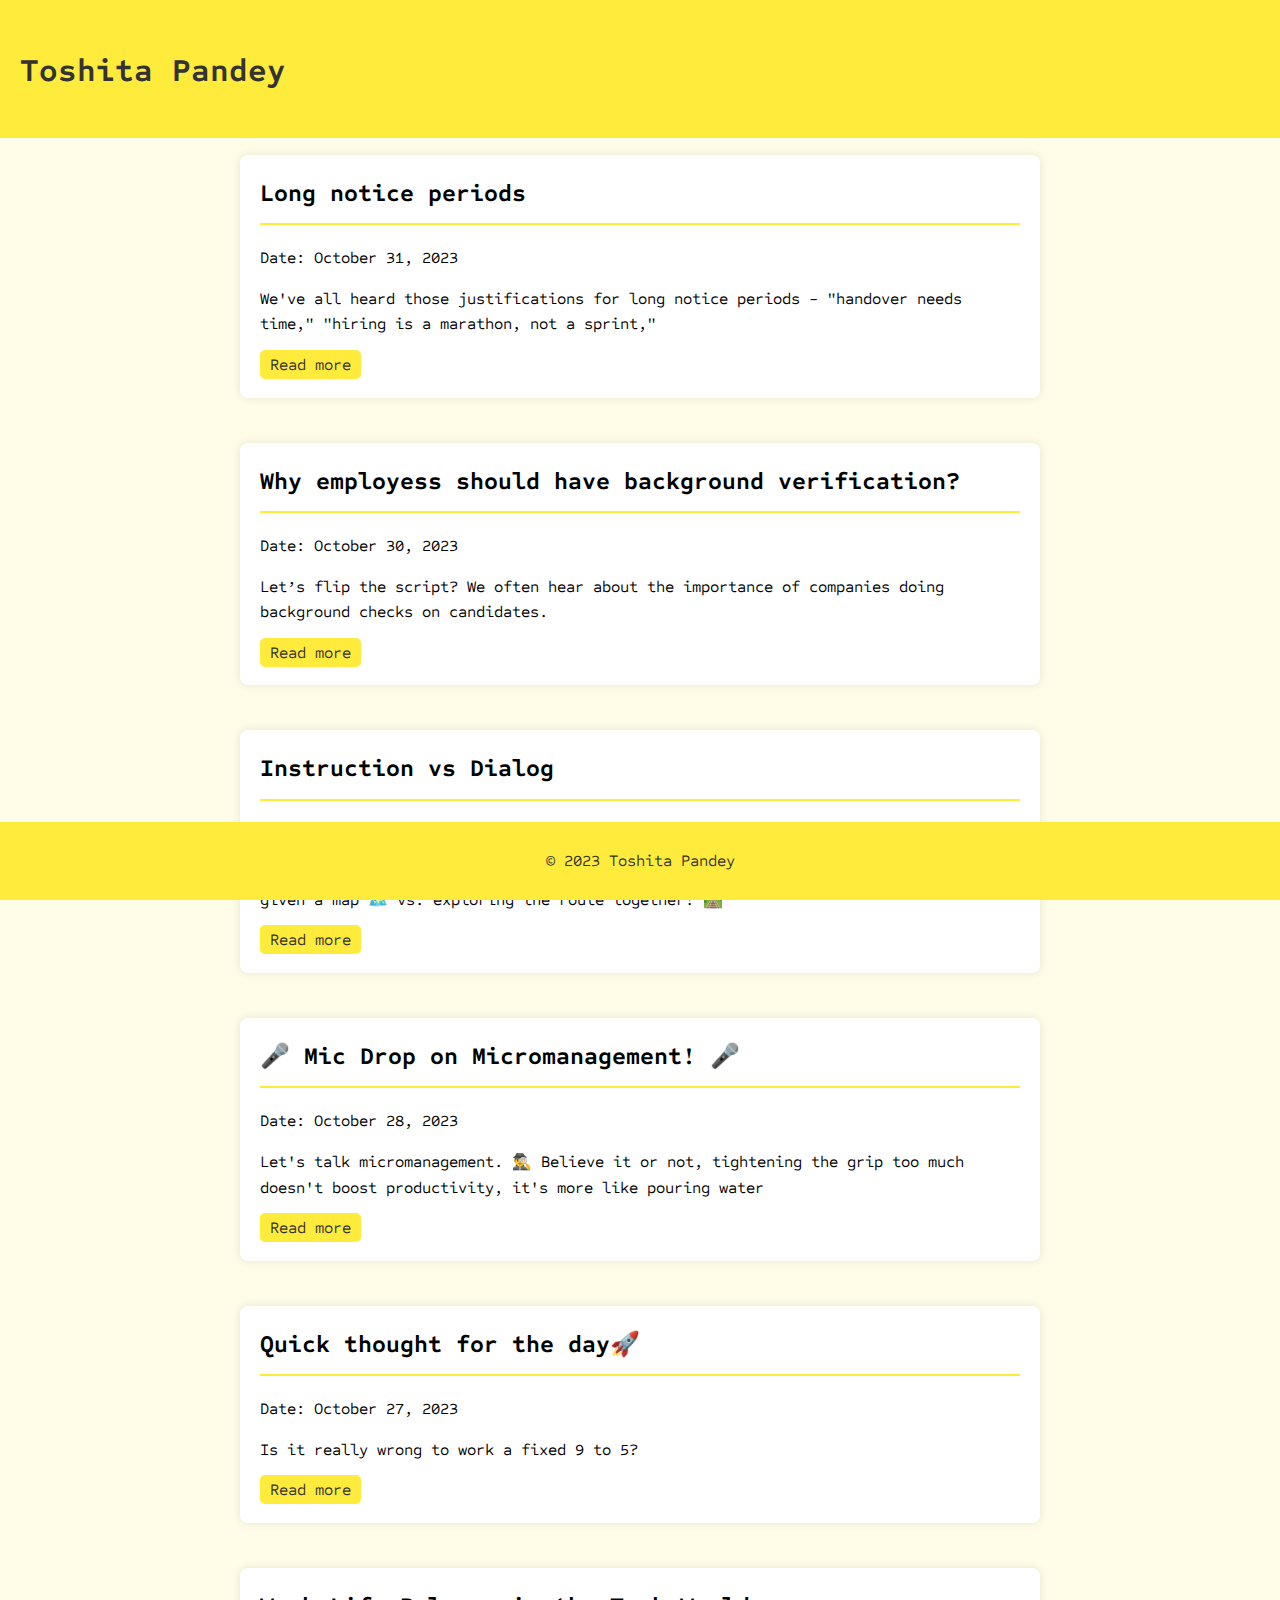
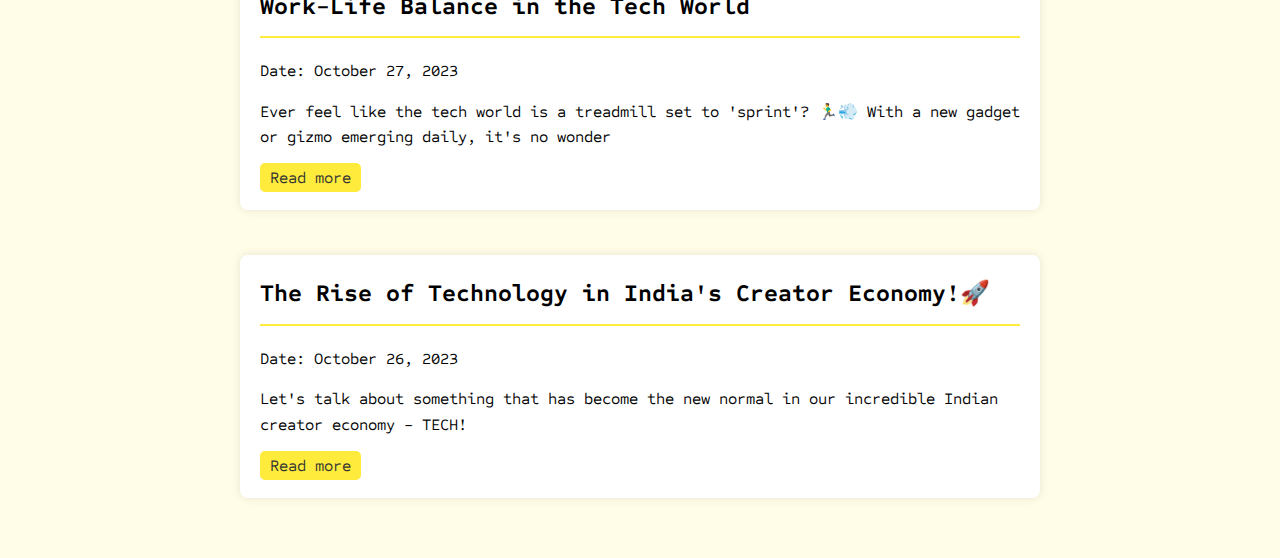
<file: index.html>
<!DOCTYPE html>
<html lang="en">
<head>
    <meta charset="UTF-8">
    <meta name="viewport" content="width=device-width, initial-scale=1.0">
    <title>Toshita Pandey</title>
    <link rel="stylesheet" href="style.css">
	<link rel="preconnect" href="https://fonts.googleapis.com">
	<link rel="preconnect" href="https://fonts.gstatic.com" crossorigin>
	<link href="https://fonts.googleapis.com/css2?family=Sometype+Mono&display=swap" rel="stylesheet">
	<meta name="viewport" content="width=device-width, initial-scale=1.0">
    <script async src="https://pagead2.googlesyndication.com/pagead/js/adsbygoogle.js?client=ca-pub-4823779915197583" crossorigin="anonymous"></script>
    <script type="text/javascript">
        (function(c,l,a,r,i,t,y){
            c[a]=c[a]||function(){(c[a].q=c[a].q||[]).push(arguments)};
            t=l.createElement(r);t.async=1;t.src="https://www.clarity.ms/tag/"+i;
            y=l.getElementsByTagName(r)[0];y.parentNode.insertBefore(t,y);
        })(window, document, "clarity", "script", "kc33sxu20q");
    </script>
</head>
<body>

    <header>
        <h1>Toshita Pandey</h1>
    </header>

    <main>
        <article>
            <h2>Long notice periods</h2>
            <p>Date: October 31, 2023</p>
            <p>We've all heard those justifications for long notice periods - "handover needs time," "hiring is a marathon, not a sprint,"</p>
            <a href="long_notice_periods.html">Read more</a>
        </article>

        <article>
            <h2>Why employess should have background verification?</h2>
            <p>Date: October 30, 2023</p>
            <p>Let’s flip the script? We often hear about the importance of companies doing background checks on candidates.</p>
            <a href="background.html">Read more</a>
        </article>

        <article>
            <h2>Instruction vs Dialog</h2>
            <p>Date: October 29, 2023</p>
            <p>Ever noticed the difference between instruction and dialogue? 🤔 It’s like being given a map 🗺️ vs. exploring the route together! 🛤️</p>
            <a href="instruction_vs_dialog.html">Read more</a>
        </article>

        <article>
            <h2>🎤 Mic Drop on Micromanagement! 🎤</h2>
            <p>Date: October 28, 2023</p>
            <p>Let's talk micromanagement. 🕵️‍♂️ Believe it or not, tightening the grip too much doesn't boost productivity, it's more like pouring water</p>
            <a href="micromanagement.html">Read more</a>
        </article>

        <article>
            <h2>Quick thought for the day🚀</h2>
            <p>Date: October 27, 2023</p>
            <p>Is it really wrong to work a fixed 9 to 5?</p>
            <a href="thought_27_10_23.html">Read more</a>
        </article>

        <article>
            <h2>Work-Life Balance in the Tech World</h2>
            <p>Date: October 27, 2023</p>
            <p>Ever feel like the tech world is a treadmill set to 'sprint'? 🏃‍♂️💨 With a new gadget or gizmo emerging daily, it's no wonder</p>
            <a href="treadmill.html">Read more</a>
        </article>
        
        <article>
            <h2>The Rise of Technology in India's Creator Economy!🚀</h2>
            <p>Date: October 26, 2023</p>
            <p>Let's talk about something that has become the new normal in our incredible Indian creator economy - TECH!</p>
            <a href="creator_economy.html">Read more</a>
        </article>
    </main>

    <footer>
        <p>&copy; 2023 Toshita Pandey</p>
    </footer>

</body>
</html>
</file>
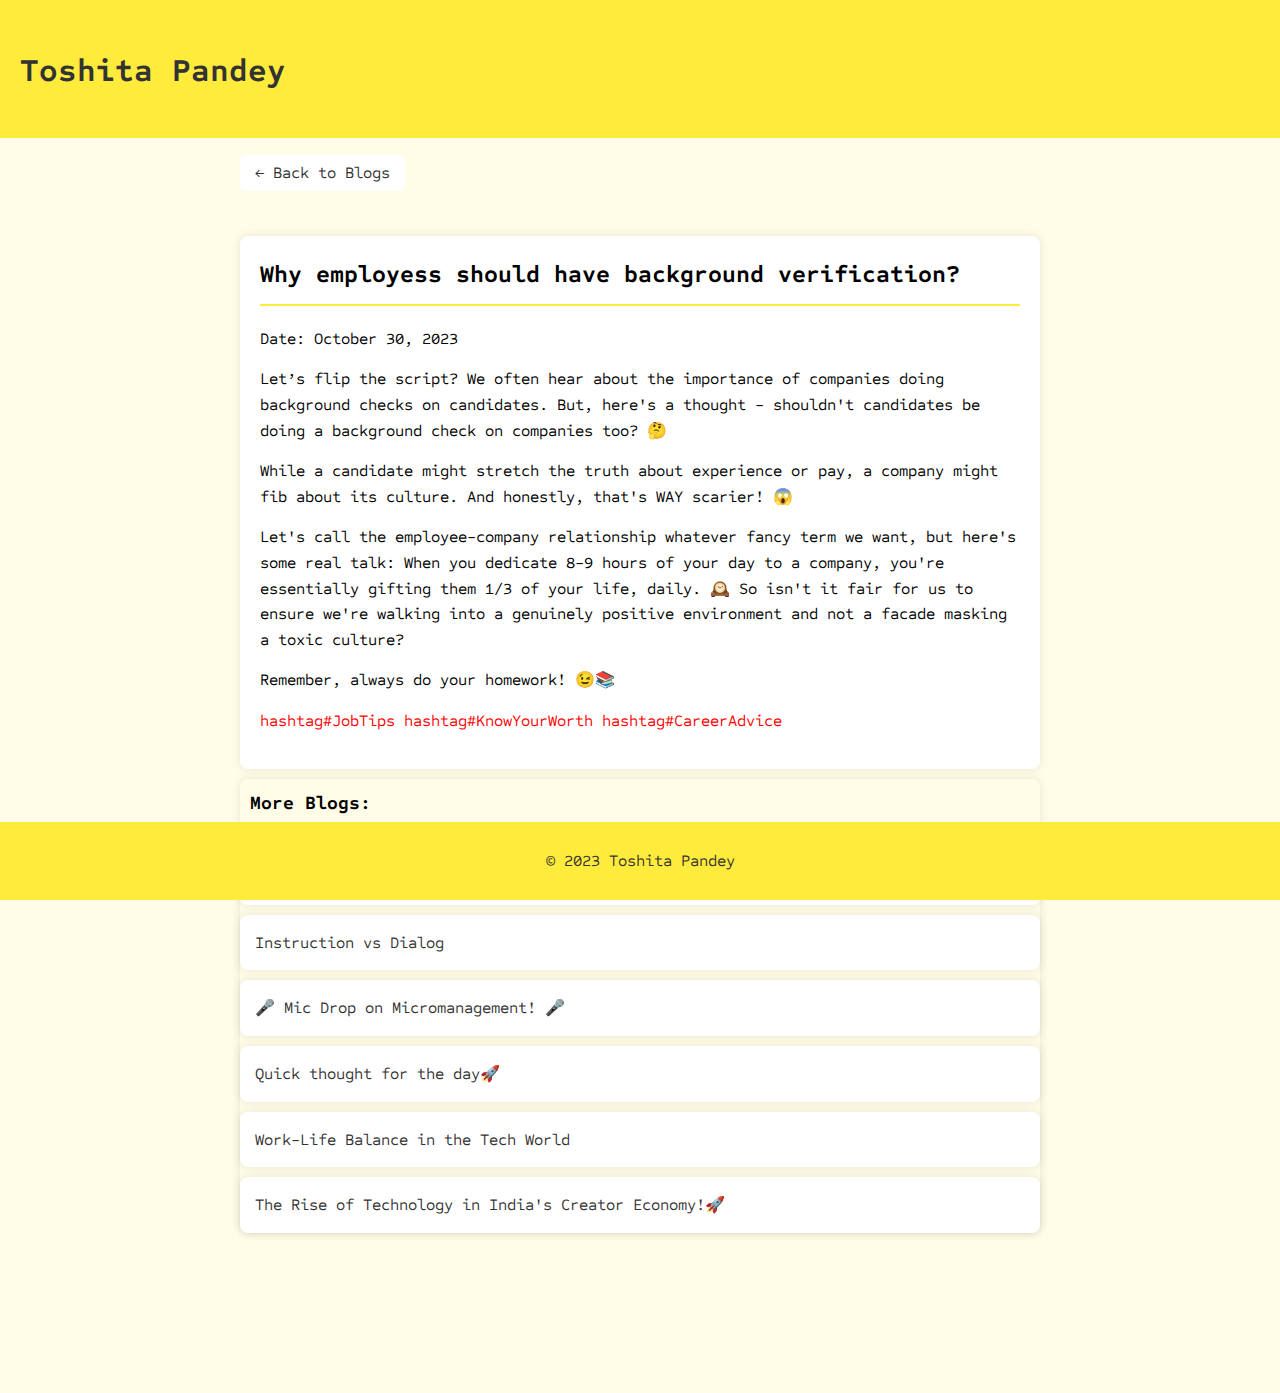
<file: background.html>
<!DOCTYPE html>
<html lang="en">
    <head>
        <meta charset="UTF-8">
        <meta name="viewport" content="width=device-width, initial-scale=1.0">
        <title>Quick thought for the day 🚀 | Toshita Pandey</title>
        <link rel="stylesheet" href="style.css">
        <link rel="preconnect" href="https://fonts.googleapis.com">
        <link rel="preconnect" href="https://fonts.gstatic.com" crossorigin>
        <link href="https://fonts.googleapis.com/css2?family=Sometype+Mono&display=swap" rel="stylesheet">
        <meta name="viewport" content="width=device-width, initial-scale=1.0">
        <script async src="https://pagead2.googlesyndication.com/pagead/js/adsbygoogle.js?client=ca-pub-4823779915197583" crossorigin="anonymous"></script>
        <script type="text/javascript">
            (function(c,l,a,r,i,t,y){
                c[a]=c[a]||function(){(c[a].q=c[a].q||[]).push(arguments)};
                t=l.createElement(r);t.async=1;t.src="https://www.clarity.ms/tag/"+i;
                y=l.getElementsByTagName(r)[0];y.parentNode.insertBefore(t,y);
            })(window, document, "clarity", "script", "kc33sxu20q");
        </script>
    </head>

    <body>
        <header>
            <h1>Toshita Pandey</h1>
        </header>

        <main>
            <a href="index.html" class="back-button">← Back to Blogs</a>
            <article class="detailed-post">
                <h2>Why employess should have background verification?</h2>
                <p>Date: October 30, 2023</p>
                <p>Let’s flip the script? We often hear about the importance of companies doing background checks on candidates. But, here's a thought - shouldn't candidates be doing a background check on companies too? 🤔</p>
                <p>While a candidate might stretch the truth about experience or pay, a company might fib about its culture. And honestly, that's WAY scarier! 😱</p>
                <p>Let's call the employee-company relationship whatever fancy term we want, but here's some real talk: When you dedicate 8-9 hours of your day to a company, you're essentially gifting them 1/3 of your life, daily. 🕰️ So isn't it fair for us to ensure we're walking into a genuinely positive environment and not a facade masking a toxic culture?</p>
                <p>Remember, always do your homework! 😉📚 </p>
                <p style="color: red;">hashtag#JobTips hashtag#KnowYourWorth hashtag#CareerAdvice</p>
            </article>

            <section class="related-posts">
                <h3>More Blogs:</h3>
                <div class="card"><a href="long_notice_periods.html">Long notice periods</a></div>
                <div class="card"><a href="instruction_vs_dialog.html">Instruction vs Dialog</a></div>
                <div class="card"><a href="micromanagement.html">🎤 Mic Drop on Micromanagement! 🎤</a></div>
                <div class="card"><a href="thought_27_10_23.html">Quick thought for the day🚀</a></div>
                <div class="card"><a href="treadmill.html">Work-Life Balance in the Tech World</a></div>
                <div class="card"><a href="creator_economy.html">The Rise of Technology in India's Creator Economy!🚀</a></div>
            </section>
        </main>

        <footer>
            <p>&copy; 2023 Toshita Pandey</p>
        </footer>
    </body>
</html>
</file>
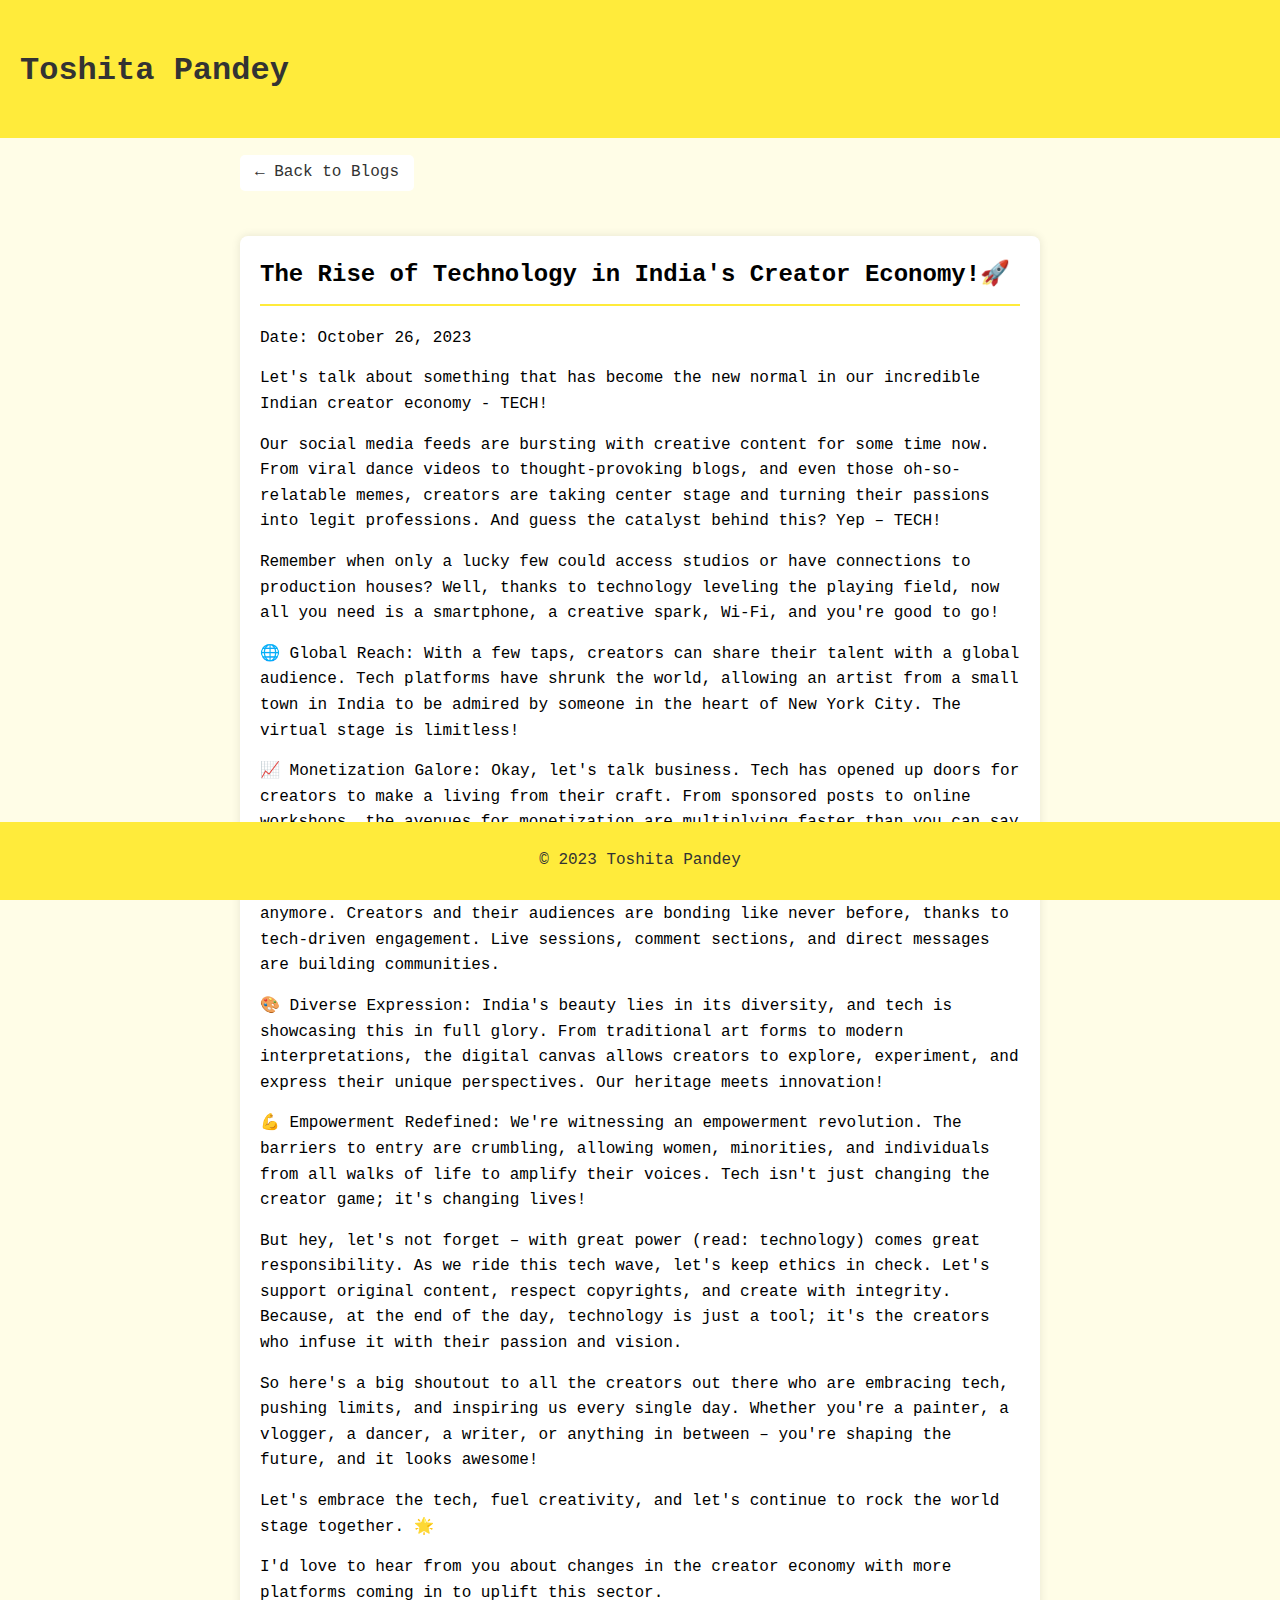
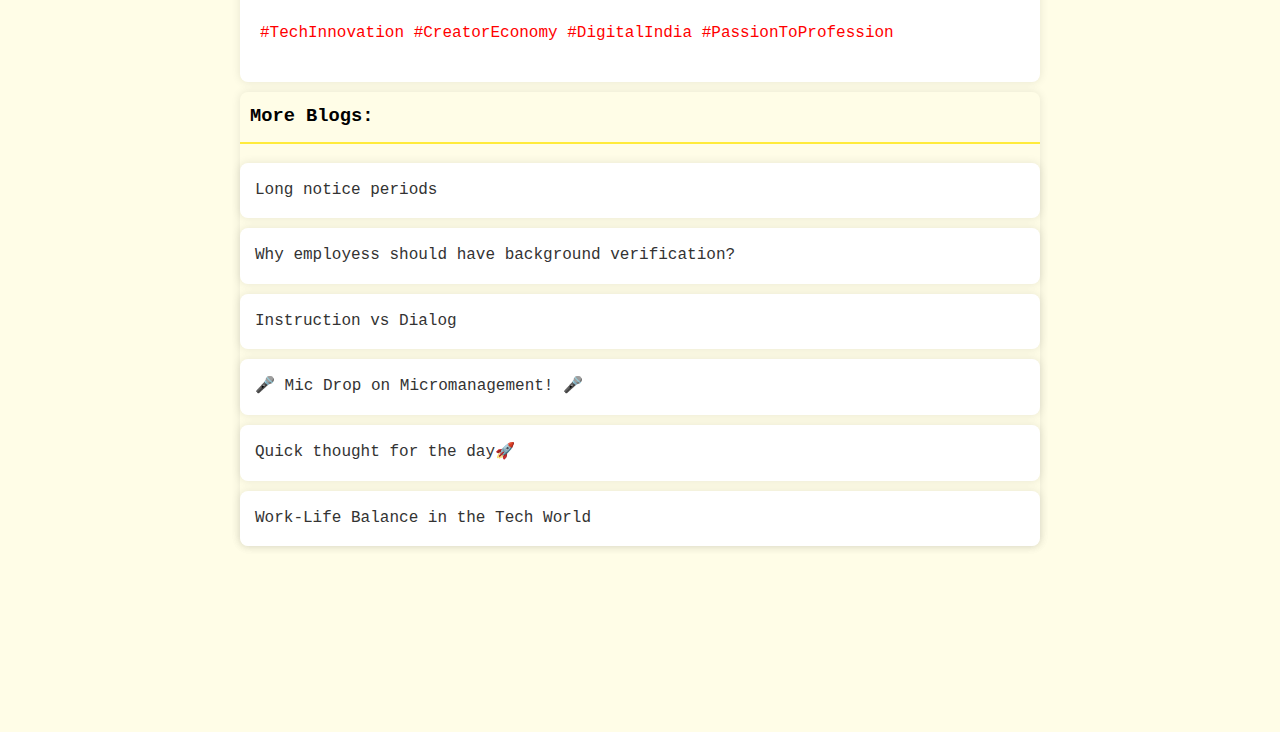
<file: creator_economy.html>
<!DOCTYPE html>
<html lang="en">
<head>
    <meta charset="UTF-8">
    <meta name="viewport" content="width=device-width, initial-scale=1.0">
    <title>The Rise of Technology in India's Creator Economy! 🚀 | Toshita Pandey</title>
    <link rel="stylesheet" href="style.css">
	<meta name="viewport" content="width=device-width, initial-scale=1.0">
    <script async src="https://pagead2.googlesyndication.com/pagead/js/adsbygoogle.js?client=ca-pub-4823779915197583" crossorigin="anonymous"></script>
    <script type="text/javascript">
        (function(c,l,a,r,i,t,y){
            c[a]=c[a]||function(){(c[a].q=c[a].q||[]).push(arguments)};
            t=l.createElement(r);t.async=1;t.src="https://www.clarity.ms/tag/"+i;
            y=l.getElementsByTagName(r)[0];y.parentNode.insertBefore(t,y);
        })(window, document, "clarity", "script", "kc33sxu20q");
    </script>
</head>
<body>

    <header>
        <h1>Toshita Pandey</h1>
    </header>

    <main>
		<a href="index.html" class="back-button">← Back to Blogs</a>
        <article class="detailed-post">
            <h2>The Rise of Technology in India's Creator Economy!🚀</h2>
            <p>Date: October 26, 2023</p>
            <p>Let's talk about something that has become the new normal in our incredible Indian creator economy - TECH!</p>
            <p>Our social media feeds are bursting with creative content for some time now. From viral dance videos to thought-provoking blogs, and even those oh-so-relatable memes, creators are taking center stage and turning their passions into legit professions. And guess the catalyst behind this? Yep – TECH!</p>
            <p>Remember when only a lucky few could access studios or have connections to production houses? Well, thanks to technology leveling the playing field, now all you need is a smartphone, a creative spark, Wi-Fi, and you're good to go!</p>
            <p>🌐 Global Reach: With a few taps, creators can share their talent with a global audience. Tech platforms have shrunk the world, allowing an artist from a small town in India to be admired by someone in the heart of New York City. The virtual stage is limitless!</p>
            <p>📈 Monetization Galore: Okay, let's talk business. Tech has opened up doors for creators to make a living from their craft. From sponsored posts to online workshops, the avenues for monetization are multiplying faster than you can say "viral." It's not just about likes anymore; it's about generating real revenue.</p>
            <p>💬 Direct Engagement: Back in the day, celebs were distant stars, but not anymore. Creators and their audiences are bonding like never before, thanks to tech-driven engagement. Live sessions, comment sections, and direct messages are building communities.</p>
            <p>🎨 Diverse Expression: India's beauty lies in its diversity, and tech is showcasing this in full glory. From traditional art forms to modern interpretations, the digital canvas allows creators to explore, experiment, and express their unique perspectives. Our heritage meets innovation!</p>
            <p>💪 Empowerment Redefined: We're witnessing an empowerment revolution. The barriers to entry are crumbling, allowing women, minorities, and individuals from all walks of life to amplify their voices. Tech isn't just changing the creator game; it's changing lives!</p>
            <p>But hey, let's not forget – with great power (read: technology) comes great responsibility. As we ride this tech wave, let's keep ethics in check. Let's support original content, respect copyrights, and create with integrity. Because, at the end of the day, technology is just a tool; it's the creators who infuse it with their passion and vision.</p>
            <p>So here's a big shoutout to all the creators out there who are embracing tech, pushing limits, and inspiring us every single day. Whether you're a painter, a vlogger, a dancer, a writer, or anything in between – you're shaping the future, and it looks awesome!</p>
            <p>Let's embrace the tech, fuel creativity, and let's continue to rock the world stage together. 🌟</p>
            <p>I'd love to hear from you about changes in the creator economy with more platforms coming in to uplift this sector.</p>
            <p style="color: red;">#TechInnovation #CreatorEconomy #DigitalIndia #PassionToProfession</p>
        </article>

        <section class="related-posts">
            <h3>More Blogs:</h3>
            <div class="card"><a href="long_notice_periods.html">Long notice periods</a></div>
            <div class="card"><a href="background.html">Why employess should have background verification?</a></div>
            <div class="card"><a href="instruction_vs_dialog.html">Instruction vs Dialog</a></div>
            <div class="card"><a href="micromanagement.html">🎤 Mic Drop on Micromanagement! 🎤</a></div>
            <div class="card"><a href="thought_27_10_23.html">Quick thought for the day🚀</a></div>
            <div class="card"><a href="treadmill.html">Work-Life Balance in the Tech World</a></div>
        </section>
    </main>

    <footer>
        <p>&copy; 2023 Toshita Pandey</p>
    </footer>

</body>
</html>
</file>
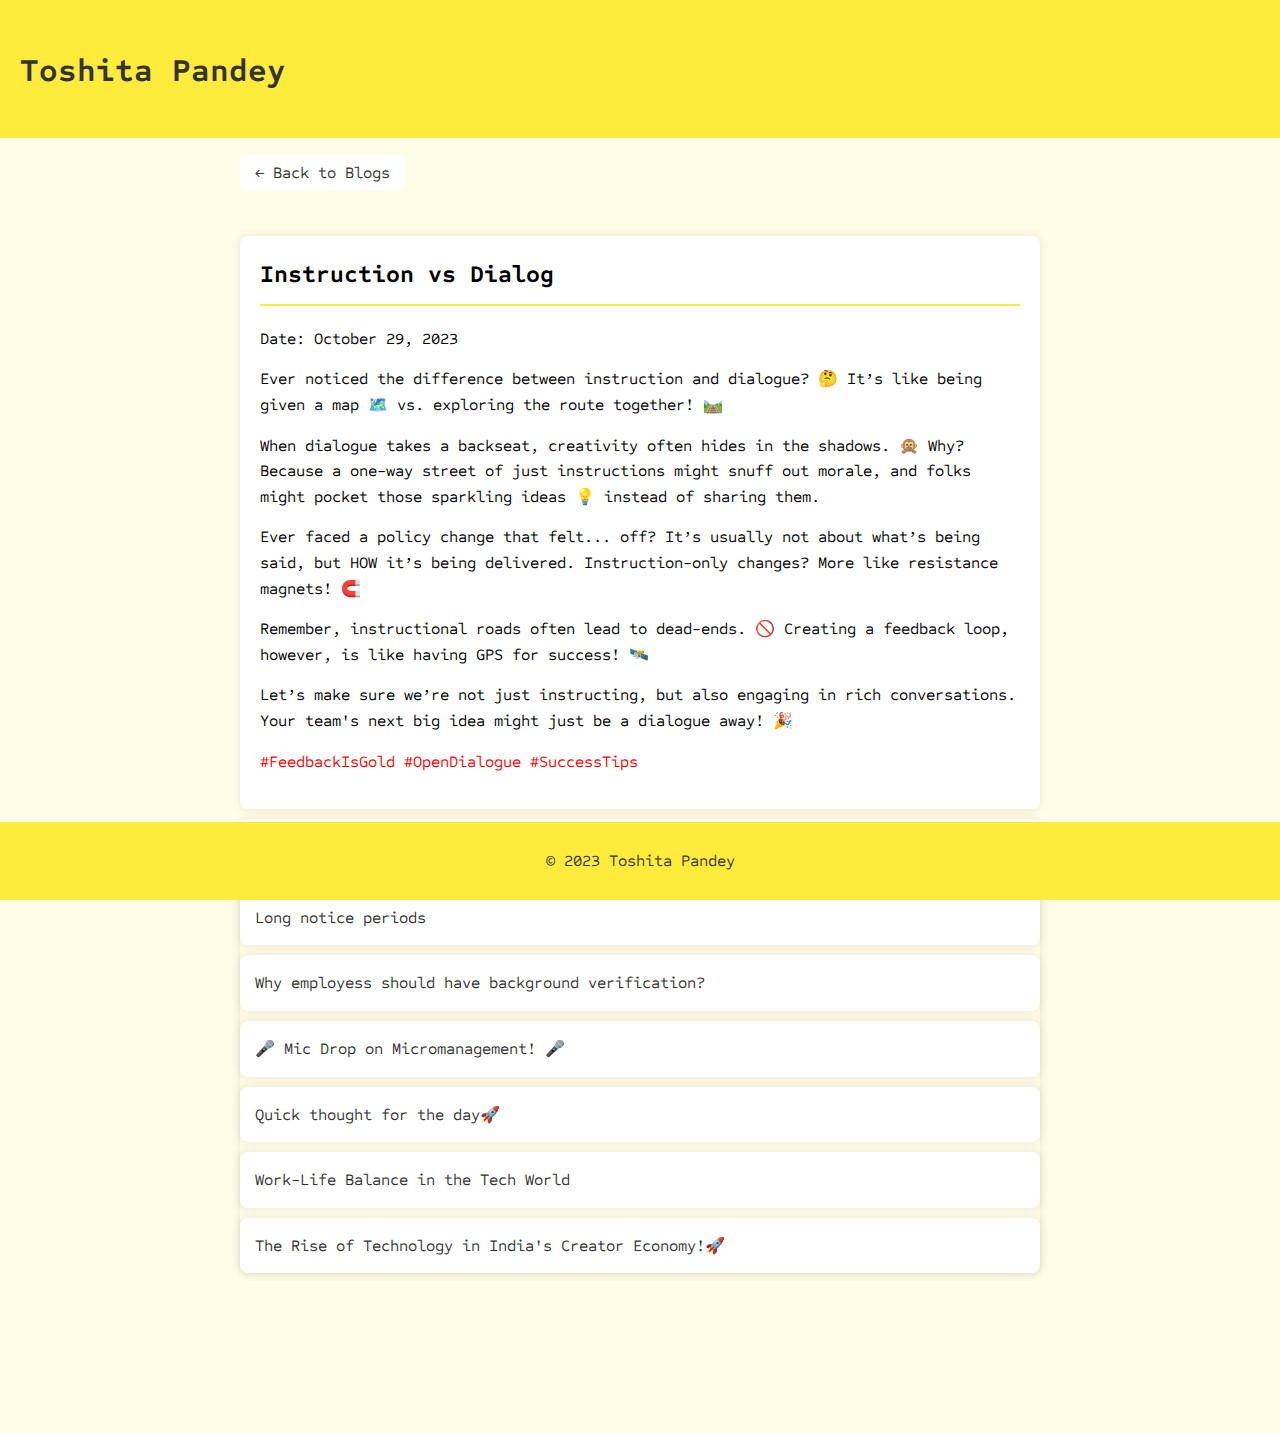
<file: instruction_vs_dialog.html>
<!DOCTYPE html>
<html lang="en">
    <head>
        <meta charset="UTF-8">
        <meta name="viewport" content="width=device-width, initial-scale=1.0">
        <title>Quick thought for the day 🚀 | Toshita Pandey</title>
        <link rel="stylesheet" href="style.css">
        <link rel="preconnect" href="https://fonts.googleapis.com">
        <link rel="preconnect" href="https://fonts.gstatic.com" crossorigin>
        <link href="https://fonts.googleapis.com/css2?family=Sometype+Mono&display=swap" rel="stylesheet">
        <meta name="viewport" content="width=device-width, initial-scale=1.0">
        <script async src="https://pagead2.googlesyndication.com/pagead/js/adsbygoogle.js?client=ca-pub-4823779915197583" crossorigin="anonymous"></script>
        <script type="text/javascript">
            (function(c,l,a,r,i,t,y){
                c[a]=c[a]||function(){(c[a].q=c[a].q||[]).push(arguments)};
                t=l.createElement(r);t.async=1;t.src="https://www.clarity.ms/tag/"+i;
                y=l.getElementsByTagName(r)[0];y.parentNode.insertBefore(t,y);
            })(window, document, "clarity", "script", "kc33sxu20q");
        </script>
    </head>
<body>

    <header>
        <h1>Toshita Pandey</h1>
    </header>

    <main>
		<a href="index.html" class="back-button">← Back to Blogs</a>
        <article class="detailed-post">
            <h2>Instruction vs Dialog</h2>
            <p>Date: October 29, 2023</p>
            <p>Ever noticed the difference between instruction and dialogue? 🤔 It’s like being given a map 🗺️ vs. exploring the route together! 🛤️</p>
            <p>When dialogue takes a backseat, creativity often hides in the shadows. 🙊 Why? Because a one-way street of just instructions might snuff out morale, and folks might pocket those sparkling ideas 💡 instead of sharing them.</p>
            <p>Ever faced a policy change that felt... off? It’s usually not about what’s being said, but HOW it’s being delivered. Instruction-only changes? More like resistance magnets! 🧲</p>
            <p>Remember, instructional roads often lead to dead-ends. 🚫 Creating a feedback loop, however, is like having GPS for success! 🛰️</p>
            <p>Let’s make sure we’re not just instructing, but also engaging in rich conversations. Your team's next big idea might just be a dialogue away! 🎉 </p>
            <p style="color: red;">#FeedbackIsGold #OpenDialogue #SuccessTips</p>
        </article>

        <section class="related-posts">
            <h3>More Blogs:</h3>
            <div class="card"><a href="long_notice_periods.html">Long notice periods</a></div>
            <div class="card"><a href="background.html">Why employess should have background verification?</a></div>
            <div class="card"><a href="micromanagement.html">🎤 Mic Drop on Micromanagement! 🎤</a></div>
            <div class="card"><a href="thought_27_10_23.html">Quick thought for the day🚀</a></div>
            <div class="card"><a href="treadmill.html">Work-Life Balance in the Tech World</a></div>
            <div class="card"><a href="creator_economy.html">The Rise of Technology in India's Creator Economy!🚀</a></div>
        </section>
    </main>

    <footer>
        <p>&copy; 2023 Toshita Pandey</p>
    </footer>

</body>
</html>
</file>
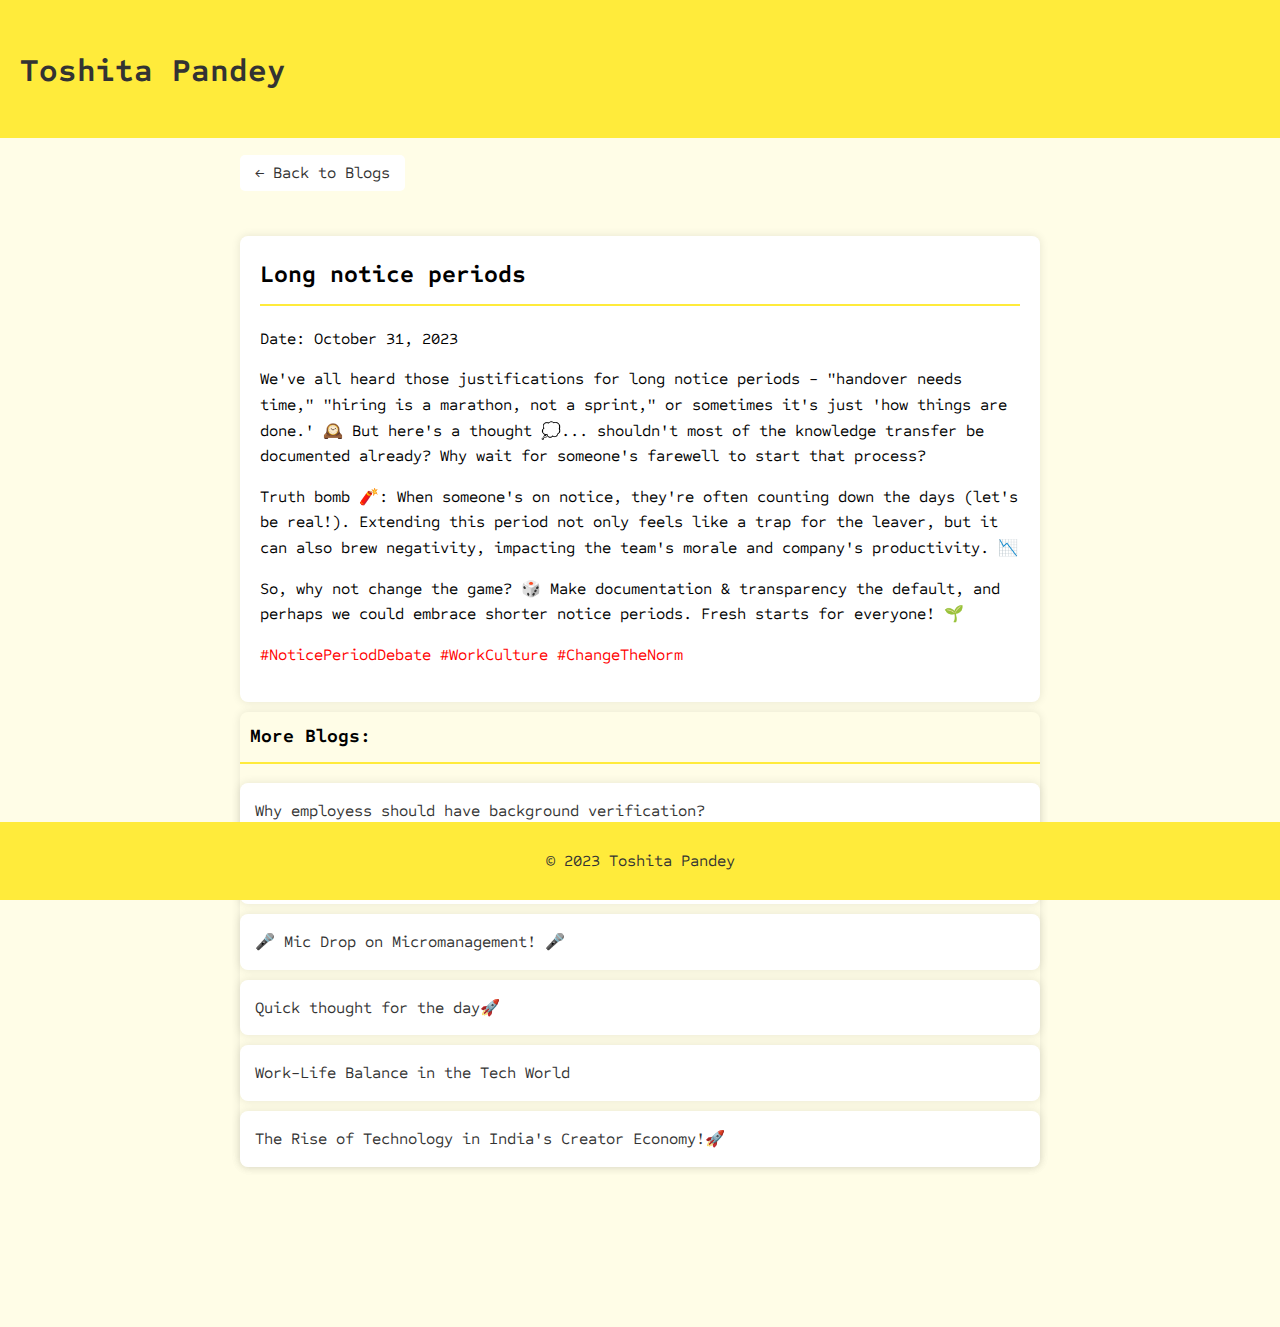
<file: long_notice_periods.html>
<!DOCTYPE html>
<html lang="en">
    <head>
        <meta charset="UTF-8">
        <meta name="viewport" content="width=device-width, initial-scale=1.0">
        <title>Quick thought for the day 🚀 | Toshita Pandey</title>
        <link rel="stylesheet" href="style.css">
        <link rel="preconnect" href="https://fonts.googleapis.com">
        <link rel="preconnect" href="https://fonts.gstatic.com" crossorigin>
        <link href="https://fonts.googleapis.com/css2?family=Sometype+Mono&display=swap" rel="stylesheet">
        <meta name="viewport" content="width=device-width, initial-scale=1.0">
        <script async src="https://pagead2.googlesyndication.com/pagead/js/adsbygoogle.js?client=ca-pub-4823779915197583" crossorigin="anonymous"></script>
        <script type="text/javascript">
            (function(c,l,a,r,i,t,y){
                c[a]=c[a]||function(){(c[a].q=c[a].q||[]).push(arguments)};
                t=l.createElement(r);t.async=1;t.src="https://www.clarity.ms/tag/"+i;
                y=l.getElementsByTagName(r)[0];y.parentNode.insertBefore(t,y);
            })(window, document, "clarity", "script", "kc33sxu20q");
        </script>
    </head>
<body>

    <header>
        <h1>Toshita Pandey</h1>
    </header>

    <main>
		<a href="index.html" class="back-button">← Back to Blogs</a>
        <article class="detailed-post">
            <h2>Long notice periods </h2>
            <p>Date: October 31, 2023</p>
            <p>We've all heard those justifications for long notice periods - "handover needs time," "hiring is a marathon, not a sprint," or sometimes it's just 'how things are done.' 🕰️ But here's a thought 💭... shouldn't most of the knowledge transfer be documented already? Why wait for someone's farewell to start that process?</p>
            <p>Truth bomb 🧨: When someone's on notice, they're often counting down the days (let's be real!). Extending this period not only feels like a trap for the leaver, but it can also brew negativity, impacting the team's morale and company's productivity. 📉</p>
            <p>So, why not change the game? 🎲 Make documentation & transparency the default, and perhaps we could embrace shorter notice periods. Fresh starts for everyone! 🌱</p>
            <p style="color: red;">#NoticePeriodDebate #WorkCulture #ChangeTheNorm</p>
        </article>

        <section class="related-posts">
            <h3>More Blogs:</h3>
            <div class="card"><a href="background.html">Why employess should have background verification?</a></div>
            <div class="card"><a href="instruction_vs_dialog.html">Instruction vs Dialog</a></div>
            <div class="card"><a href="micromanagement.html">🎤 Mic Drop on Micromanagement! 🎤</a></div>
            <div class="card"><a href="thought_27_10_23.html">Quick thought for the day🚀</a></div>
            <div class="card"><a href="treadmill.html">Work-Life Balance in the Tech World</a></div>
            <div class="card"><a href="creator_economy.html">The Rise of Technology in India's Creator Economy!🚀</a></div>
        </section>
    </main>

    <footer>
        <p>&copy; 2023 Toshita Pandey</p>
    </footer>

</body>
</html>
</file>
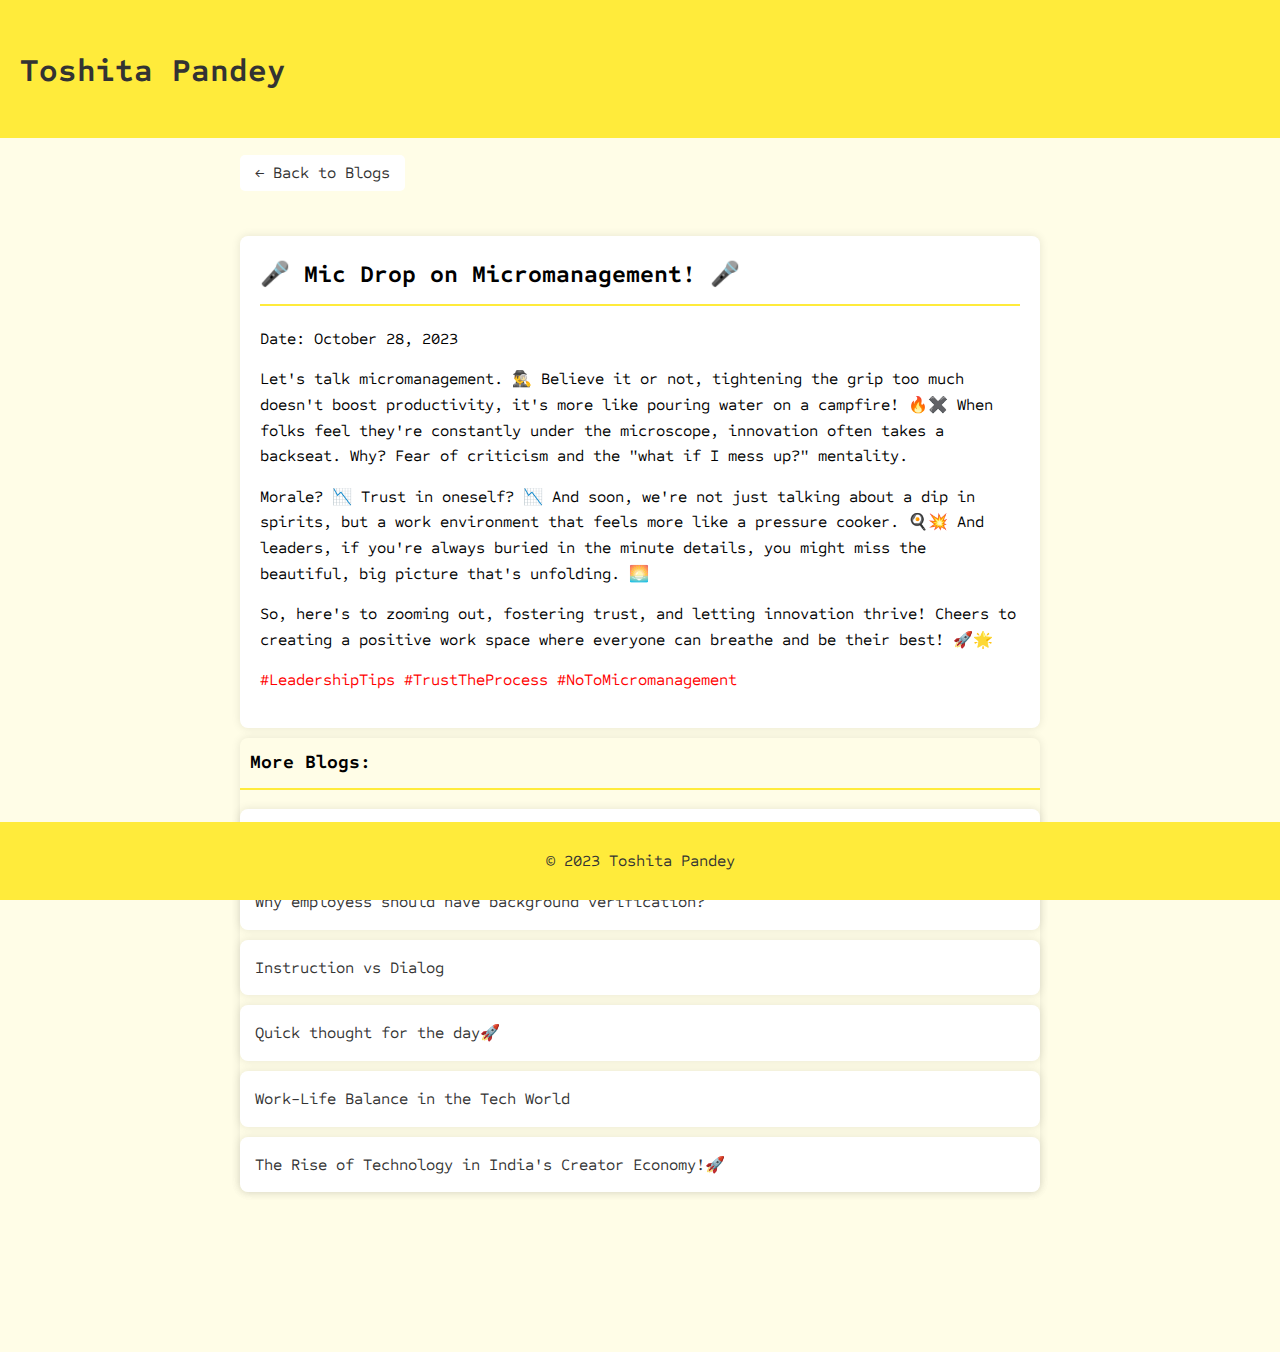
<file: micromanagement.html>
<!DOCTYPE html>
<html lang="en">
    <head>
        <meta charset="UTF-8">
        <meta name="viewport" content="width=device-width, initial-scale=1.0">
        <title>Quick thought for the day 🚀 | Toshita Pandey</title>
        <link rel="stylesheet" href="style.css">
        <link rel="preconnect" href="https://fonts.googleapis.com">
        <link rel="preconnect" href="https://fonts.gstatic.com" crossorigin>
        <link href="https://fonts.googleapis.com/css2?family=Sometype+Mono&display=swap" rel="stylesheet">
        <meta name="viewport" content="width=device-width, initial-scale=1.0">
        <script async src="https://pagead2.googlesyndication.com/pagead/js/adsbygoogle.js?client=ca-pub-4823779915197583" crossorigin="anonymous"></script>
        <script type="text/javascript">
            (function(c,l,a,r,i,t,y){
                c[a]=c[a]||function(){(c[a].q=c[a].q||[]).push(arguments)};
                t=l.createElement(r);t.async=1;t.src="https://www.clarity.ms/tag/"+i;
                y=l.getElementsByTagName(r)[0];y.parentNode.insertBefore(t,y);
            })(window, document, "clarity", "script", "kc33sxu20q");
        </script>
    </head>
<body>

    <header>
        <h1>Toshita Pandey</h1>
    </header>

    <main>
		<a href="index.html" class="back-button">← Back to Blogs</a>
        <article class="detailed-post">
            <h2>🎤 Mic Drop on Micromanagement! 🎤</h2>
            <p>Date: October 28, 2023</p>
            <p>Let's talk micromanagement. 🕵️‍♂️ Believe it or not, tightening the grip too much doesn't boost productivity, it's more like pouring water on a campfire! 🔥✖️ When folks feel they're constantly under the microscope, innovation often takes a backseat. Why? Fear of criticism and the "what if I mess up?" mentality.</p>
            <p>Morale? 📉 Trust in oneself? 📉 And soon, we're not just talking about a dip in spirits, but a work environment that feels more like a pressure cooker. 🍳💥 And leaders, if you're always buried in the minute details, you might miss the beautiful, big picture that's unfolding. 🌅</p>
            <p>So, here's to zooming out, fostering trust, and letting innovation thrive! Cheers to creating a positive work space where everyone can breathe and be their best! 🚀🌟 </p>
            <p style="color: red;">#LeadershipTips #TrustTheProcess #NoToMicromanagement</p>
        </article>

        <section class="related-posts">
            <h3>More Blogs:</h3>
            <div class="card"><a href="long_notice_periods.html">Long notice periods</a></div>
            <div class="card"><a href="background.html">Why employess should have background verification?</a></div>
            <div class="card"><a href="instruction_vs_dialog.html">Instruction vs Dialog</a></div>
            <div class="card"><a href="thought_27_10_23.html">Quick thought for the day🚀</a></div>
            <div class="card"><a href="treadmill.html">Work-Life Balance in the Tech World</a></div>
            <div class="card"><a href="creator_economy.html">The Rise of Technology in India's Creator Economy!🚀</a></div>
        </section>
    </main>

    <footer>
        <p>&copy; 2023 Toshita Pandey</p>
    </footer>

</body>
</html>
</file>
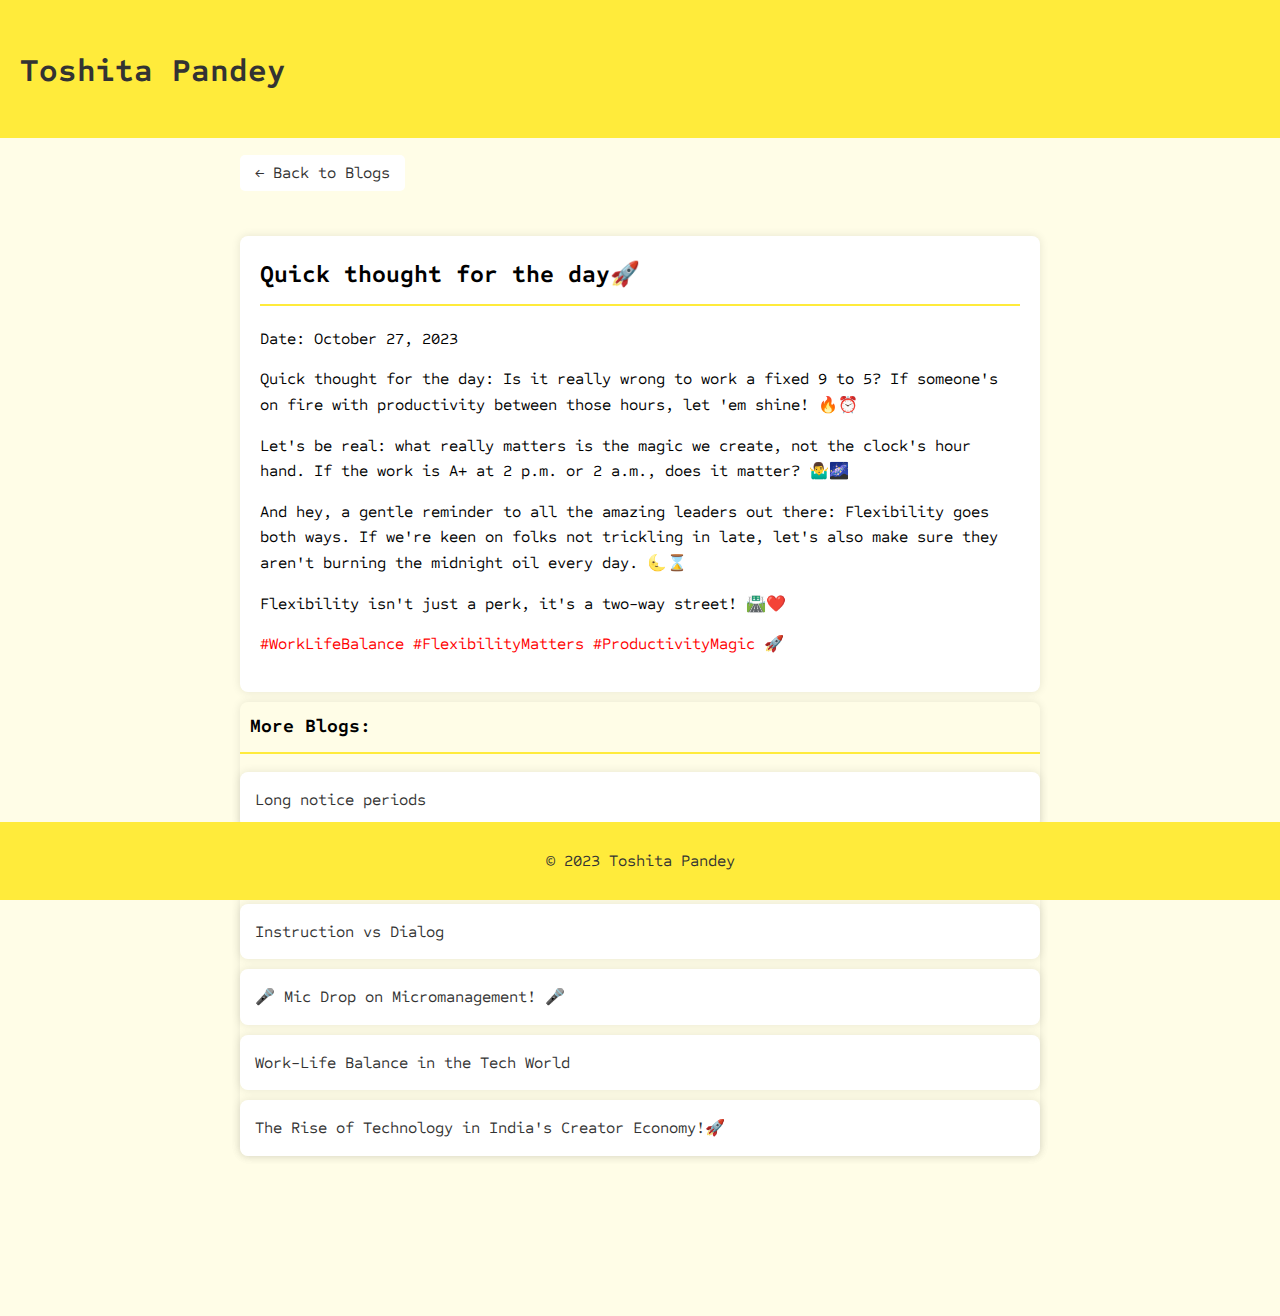
<file: thought_27_10_23.html>
<!DOCTYPE html>
<html lang="en">
    <head>
        <meta charset="UTF-8">
        <meta name="viewport" content="width=device-width, initial-scale=1.0">
        <title>Quick thought for the day 🚀 | Toshita Pandey</title>
        <link rel="stylesheet" href="style.css">
        <link rel="preconnect" href="https://fonts.googleapis.com">
        <link rel="preconnect" href="https://fonts.gstatic.com" crossorigin>
        <link href="https://fonts.googleapis.com/css2?family=Sometype+Mono&display=swap" rel="stylesheet">
        <meta name="viewport" content="width=device-width, initial-scale=1.0">
        <script async src="https://pagead2.googlesyndication.com/pagead/js/adsbygoogle.js?client=ca-pub-4823779915197583" crossorigin="anonymous"></script>
        <script type="text/javascript">
            (function(c,l,a,r,i,t,y){
                c[a]=c[a]||function(){(c[a].q=c[a].q||[]).push(arguments)};
                t=l.createElement(r);t.async=1;t.src="https://www.clarity.ms/tag/"+i;
                y=l.getElementsByTagName(r)[0];y.parentNode.insertBefore(t,y);
            })(window, document, "clarity", "script", "kc33sxu20q");
        </script>
    </head>
<body>

    <header>
        <h1>Toshita Pandey</h1>
    </header>

    <main>
		<a href="index.html" class="back-button">← Back to Blogs</a>
        <article class="detailed-post">
            <h2>Quick thought for the day🚀</h2>
            <p>Date: October 27, 2023</p>
            <p>Quick thought for the day: Is it really wrong to work a fixed 9 to 5? If someone's on fire with productivity between those hours, let 'em shine! 🔥⏰</p>
            <p>Let's be real: what really matters is the magic we create, not the clock's hour hand. If the work is A+ at 2 p.m. or 2 a.m., does it matter? 🤷‍♂️🌌</p>
            <p>And hey, a gentle reminder to all the amazing leaders out there: Flexibility goes both ways. If we're keen on folks not trickling in late, let's also make sure they aren't burning the midnight oil every day. 🌜⌛️</p>
            <p>Flexibility isn't just a perk, it's a two-way street! 🛣️❤️</p>
            <p style="color: red;">#WorkLifeBalance #FlexibilityMatters #ProductivityMagic 🚀</p>
        </article>

        <section class="related-posts">
            <h3>More Blogs:</h3>
            <div class="card"><a href="long_notice_periods.html">Long notice periods</a></div>
            <div class="card"><a href="background.html">Why employess should have background verification?</a></div>
            <div class="card"><a href="instruction_vs_dialog.html">Instruction vs Dialog</a></div>
            <div class="card"><a href="micromanagement.html">🎤 Mic Drop on Micromanagement! 🎤</a></div>
            <div class="card"><a href="treadmill.html">Work-Life Balance in the Tech World</a></div>
            <div class="card"><a href="creator_economy.html">The Rise of Technology in India's Creator Economy!🚀</a></div>
        </section>
    </main>

    <footer>
        <p>&copy; 2023 Toshita Pandey</p>
    </footer>

</body>
</html>
</file>
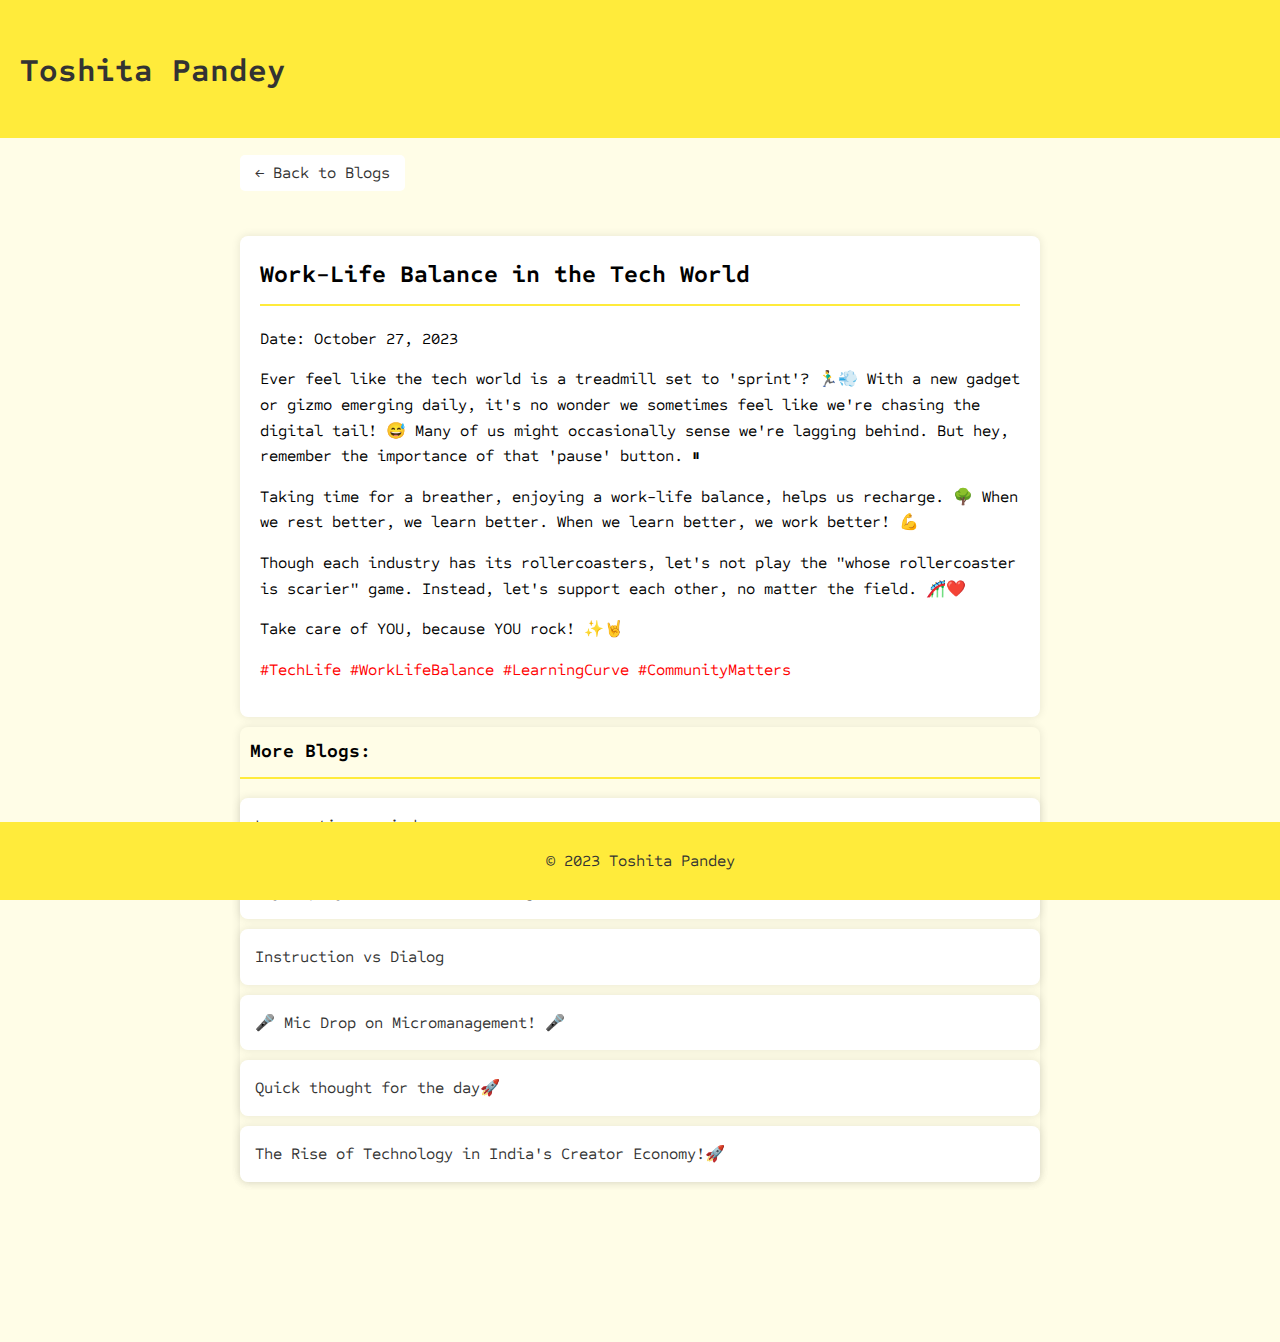
<file: treadmill.html>
<!DOCTYPE html>
<html lang="en">
    <head>
        <meta charset="UTF-8">
        <meta name="viewport" content="width=device-width, initial-scale=1.0">
        <title>Quick thought for the day 🚀 | Toshita Pandey</title>
        <link rel="stylesheet" href="style.css">
        <link rel="preconnect" href="https://fonts.googleapis.com">
        <link rel="preconnect" href="https://fonts.gstatic.com" crossorigin>
        <link href="https://fonts.googleapis.com/css2?family=Sometype+Mono&display=swap" rel="stylesheet">
        <meta name="viewport" content="width=device-width, initial-scale=1.0">
        <script async src="https://pagead2.googlesyndication.com/pagead/js/adsbygoogle.js?client=ca-pub-4823779915197583" crossorigin="anonymous"></script>
        <script type="text/javascript">
            (function(c,l,a,r,i,t,y){
                c[a]=c[a]||function(){(c[a].q=c[a].q||[]).push(arguments)};
                t=l.createElement(r);t.async=1;t.src="https://www.clarity.ms/tag/"+i;
                y=l.getElementsByTagName(r)[0];y.parentNode.insertBefore(t,y);
            })(window, document, "clarity", "script", "kc33sxu20q");
        </script>
    </head>
<body>

    <header>
        <h1>Toshita Pandey</h1>
    </header>

    <main>
		<a href="index.html" class="back-button">← Back to Blogs</a>
        <article class="detailed-post">
            <h2>Work-Life Balance in the Tech World</h2>
            <p>Date: October 27, 2023</p>
            <p>Ever feel like the tech world is a treadmill set to 'sprint'? 🏃‍♂️💨 With a new gadget or gizmo emerging daily, it's no wonder we sometimes feel like we're chasing the digital tail! 😅 Many of us might occasionally sense we're lagging behind. But hey, remember the importance of that 'pause' button. ⏸</p>
            <p>Taking time for a breather, enjoying a work-life balance, helps us recharge. 🌳 When we rest better, we learn better. When we learn better, we work better! 💪</p>
            <p>Though each industry has its rollercoasters, let's not play the "whose rollercoaster is scarier" game. Instead, let's support each other, no matter the field. 🎢❤️</p>
            <p>Take care of YOU, because YOU rock! ✨🤘</p>
            <p style="color: red;">#TechLife #WorkLifeBalance #LearningCurve #CommunityMatters</p>
        </article>

        <section class="related-posts">
            <h3>More Blogs:</h3>
            <div class="card"><a href="long_notice_periods.html">Long notice periods</a></div>
            <div class="card"><a href="background.html">Why employess should have background verification?</a></div>
            <div class="card"><a href="instruction_vs_dialog.html">Instruction vs Dialog</a></div>
            <div class="card"><a href="micromanagement.html">🎤 Mic Drop on Micromanagement! 🎤</a></div>
            <div class="card"><a href="thought_27_10_23.html">Quick thought for the day🚀</a></div>
            <div class="card"><a href="creator_economy.html">The Rise of Technology in India's Creator Economy!🚀</a></div>
        </section>
    </main>

    <footer>
        <p>&copy; 2023 Toshita Pandey</p>
    </footer>

</body>
</html>
</file>
<file: style.css>
body {
	font-family: 'Sometype Mono', monospace;
    margin: 0;
    padding: 0;
    background-color: #fffde7; /* A light yellow background */
    line-height: 1.6;
}

header {
    background-color: #ffeb3b; /* Primary yellow color for header */
    color: #333; /* Dark text for contrast against yellow */
    text-align: left;
    padding: 1.5rem 0;
    width: 100%;
    height: 10vh;
    position: fixed;
    left: 0;
    top: 0;
}

header h1 {
    margin-left: 20px; /* Indent the title slightly */
}

main {
    padding: 20px;
    max-width: 800px;
    margin: 20px auto;
    margin-top: 10vh; /* Push content to the right of the fixed header */
}

article {
    background-color: #fff;
    padding: 20px;
    margin-bottom: 20px;
    box-shadow: 0px 0px 10px rgba(0, 0, 0, 0.1);
    border-radius: 8px;
    margin-top: 5vh; /* Push content to the right of the fixed header */
}

article h2 {
    border-bottom: 2px solid #ffeb3b; /* Yellow border for titles */
    padding-bottom: 10px;
    margin-top: 0;
}

article p {
    margin: 15px 0;
}

article a {
    background-color: #ffeb3b; /* Yellow background for links */
    color: #333; /* Dark text for contrast against yellow */
    padding: 5px 10px;
    text-decoration: none;
    border-radius: 5px;
    transition: background-color 0.3s;
}

article a:hover {
    background-color: #ffd600; /* A darker yellow for hover effect */
}

footer {
    background-color: #ffeb3b; /* Yellow footer */
    color: #333;
    text-align: center;
    padding: 10px 0;
    position: fixed;
    bottom: 0;
    width: 100%;
    /* left: 220px; */
}

/* ... previous CSS ... */

.back-button:hover {
    background-color: #ffeb3b;
}

.related-posts {
    background-color: #fff;
    padding: 15px;
    box-shadow: 0px 0px 10px rgba(0, 0, 0, 0.1);
    border-radius: 8px;
    margin-bottom: 15%;
}

.related-posts h3 {
    border-bottom: 2px solid #ffeb3b;
    padding: 10px;
}

.related-posts ul {
    list-style: none;
    padding: 0;
}

.related-posts li {
    margin-bottom: 10px;
}

.related-posts a {
    color: #333;
    text-decoration: none;
    transition: color 0.3s;
}

.related-posts a:hover {
    color: #ffeb3b;
}

/* ... previous CSS ... */


.back-button:hover {
    background-color: #ffeb3b;
}

.detailed-post {
    margin-bottom: 10px;
}

.related-posts {
    background-color: transparent; /* Remove the white background */
    padding: 0; /* Remove padding */
    margin-bottom: 15%;
}

.related-posts h3 {
    border-bottom: 2px solid #ffeb3b;
    padding: 10px;
    margin-top: 0; /* Adjust to bring closer to detailed-post */
}

.card {
    background-color: #fff;
    padding: 10%;
    margin: 10px 0;
    box-shadow: 0px 0px 10px rgba(0, 0, 0, 0.1);
    border-radius: 8px;
    transition: box-shadow 0.3s;
}

.card:hover {
    box-shadow: 0px 0px 15px rgba(0, 0, 0, 0.2);
}

.card a {
    color: #333;
    text-decoration: none;
    transition: color 0.3s;
}

.card a:hover {
    color: #ffeb3b;
}

/* ... previous CSS ... */

.back-button {
    display: inline-block;
    background-color: #fff;
    color: #333;
    padding: 5px 15px;
    text-decoration: none;
    border-radius: 5px;
    margin-top: 5vh; /* Adjusted to move to top */
}

.back-button:hover {
    background-color: #ffeb3b;
}

.related-posts {
    background-color: transparent; /* Remove the white background */
    padding: 0; /* Remove padding */
    margin-bottom: 15%;
}

.related-posts h3 {
    border-bottom: 2px solid #ffeb3b;
    padding: 10px;
    margin-top: 0; /* Adjust to bring closer to detailed-post */
}

.card {
    background-color: #fff;
    padding: 15px;
    margin: 10px 0;
    box-shadow: 0px 0px 10px rgba(0, 0, 0, 0.1);
    border-radius: 8px;
    transition: box-shadow 0.3s;
}

.card:hover {
    box-shadow: 0px 0px 15px rgba(0, 0, 0, 0.2);
}

.card a {
    color: #333;
    text-decoration: none;
    transition: color 0.3s;
}

.card a:hover {
    color: #ffeb3b;
}
</file>
